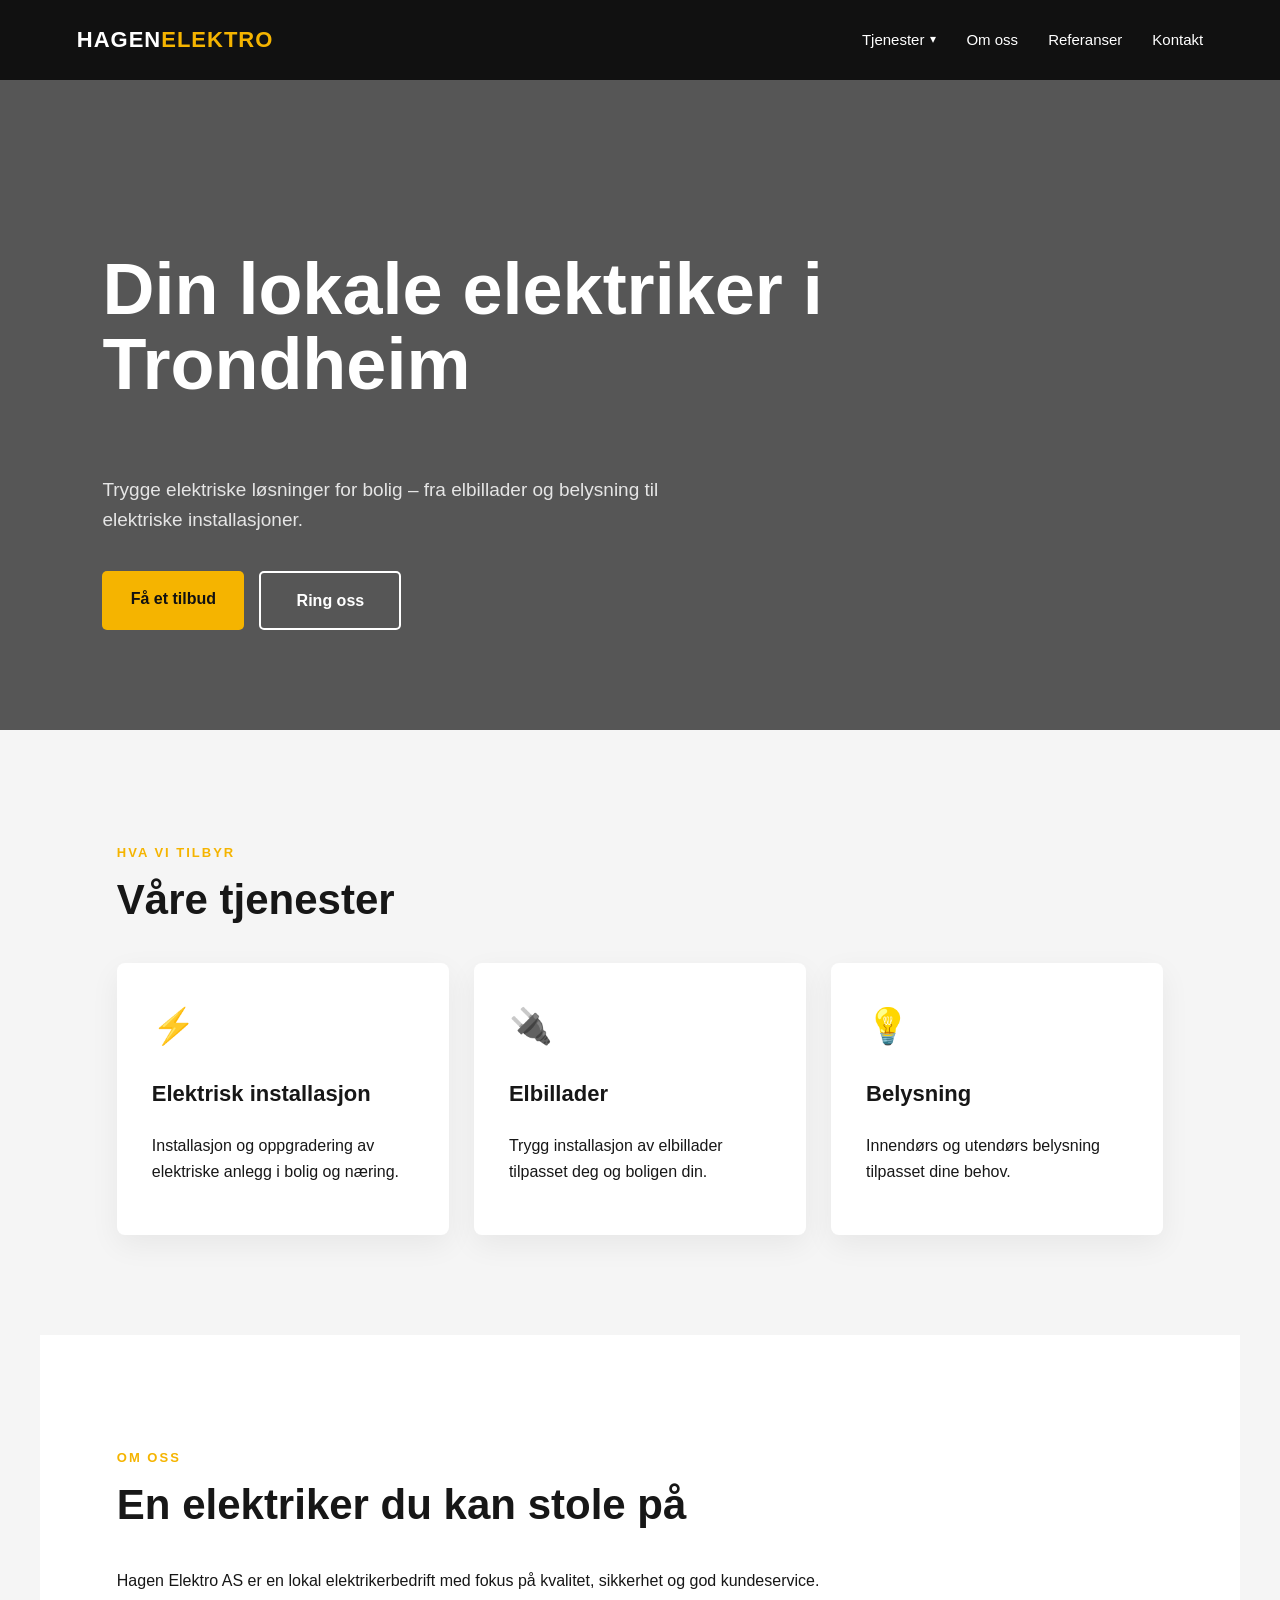
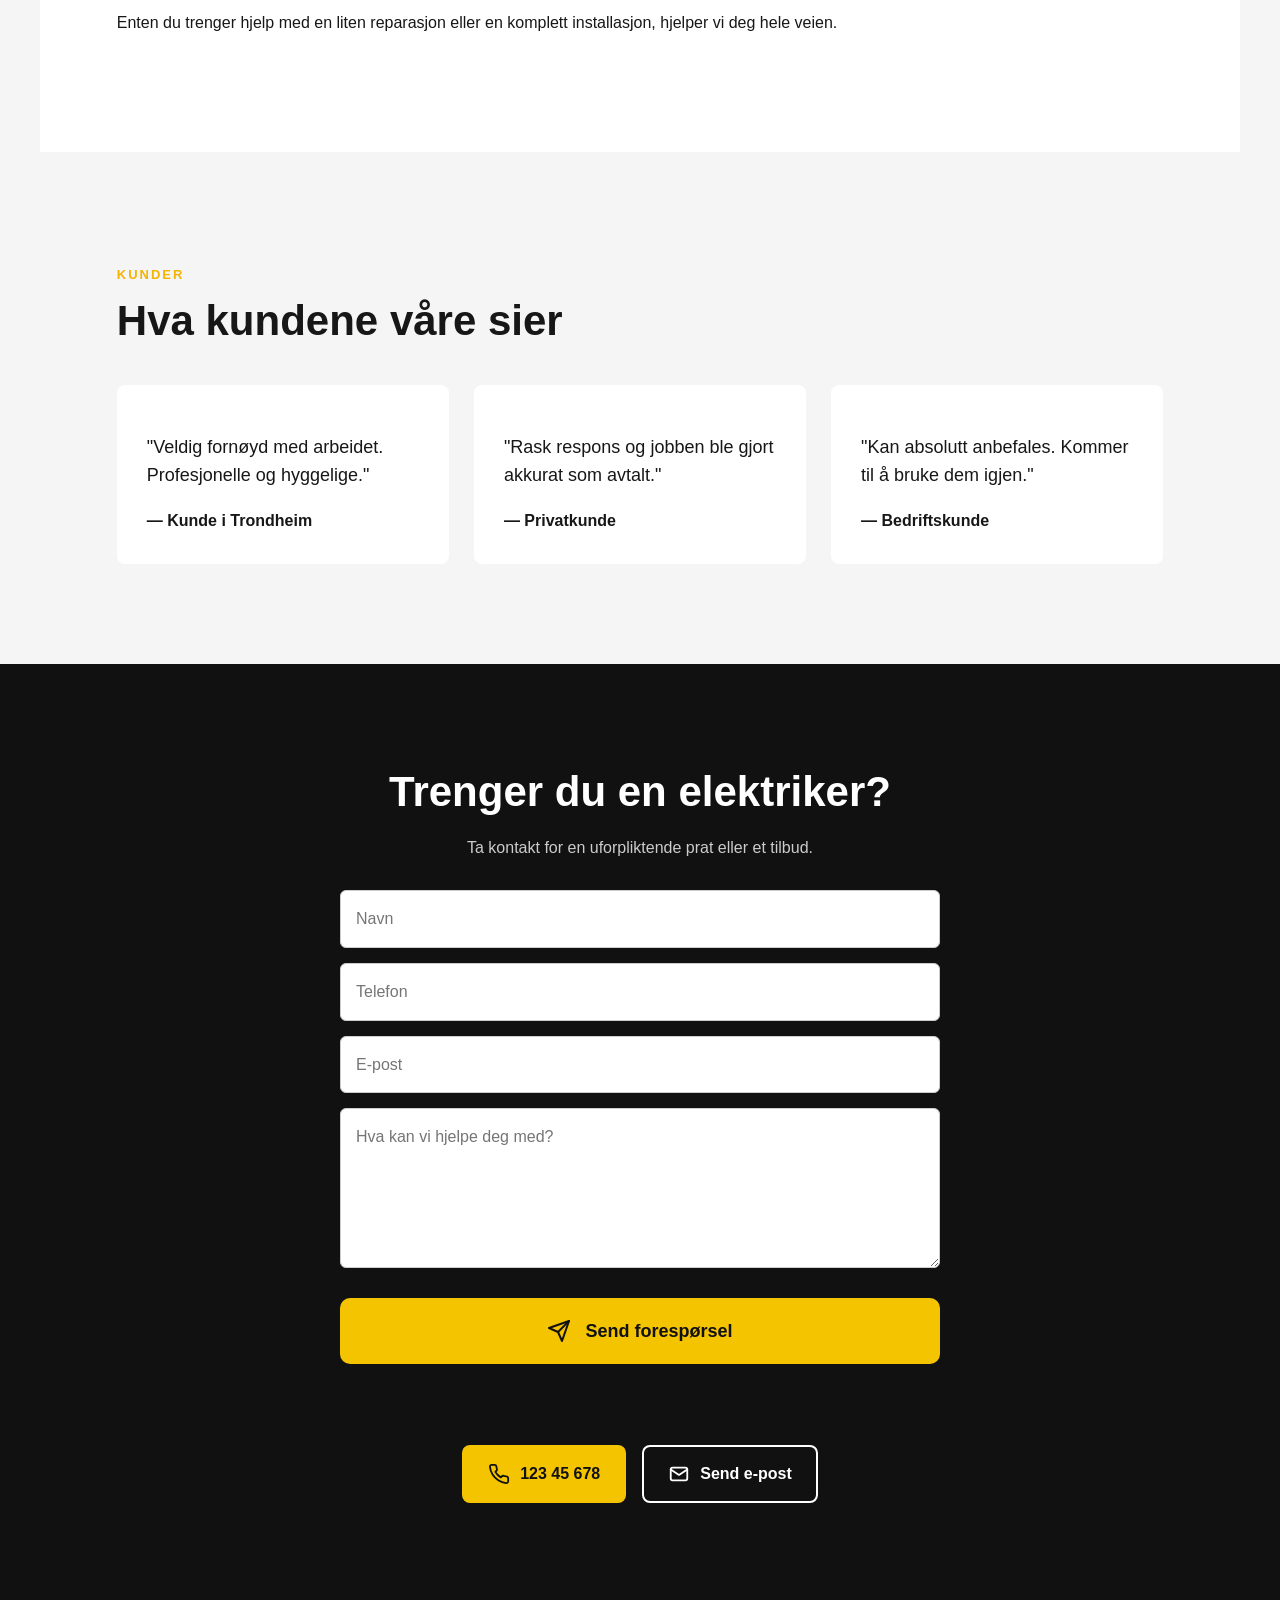
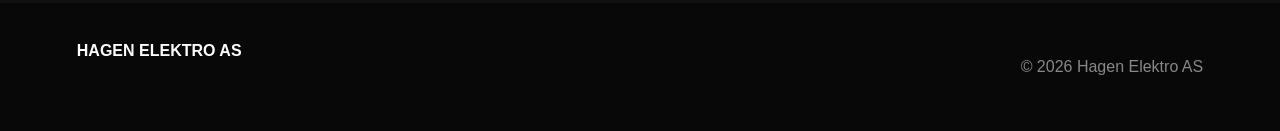
<file: index.html>
<!DOCTYPE html>
<html lang="no">

<head>
    <meta charset="UTF-8">
    <meta name="viewport" content="width=device-width, initial-scale=1.0">

    <script type="application/ld+json">
{
    "@context": "https://schema.org",
    "@type": "Electrician",
    "name": "Hagen Elektro AS",
    "url": "https://nettside-demo.no/",
    "description": "Elektrikertjenester for boliger i Trondheim.",
    "areaServed": {
        "@type": "City",
        "name": "Trondheim"
    }
}
</script>

    <title>Elektriker i Trondheim | Hagen Elektro AS</title>
    <meta name="description"
        content="Hagen Elektro tilbyr elektrikertjenester for boliger i Trondheim. Vi hjelper med elektrisk installasjon, elbillader og belysning.">

    <link rel="canonical" href="https://nettside-demo.no/">

    <meta property="og:type" content="website">

    <meta property="og:title" content="Elektriker i Trondheim | Hagen Elektro AS">

    <meta property="og:description"
        content="Hagen Elektro tilbyr elektrikertjenester for boliger i Trondheim. Vi hjelper med elektrisk installasjon, elbillader og belysning.">

    <meta property="og:url" content="https://nettside-demo.no/">

    <meta property="og:locale" content="nb_NO">

    <link rel="stylesheet" href="style.css?v=3">
</head>

<body>

    <!-- Navigasjon -->

    <header>

        <a href="#" class="logo">
            HAGEN<span>ELEKTRO</span>
        </a>

        <button class="menu-toggle" id="menuToggle" aria-label="Åpne meny">
            ☰
        </button>

        <nav id="mainNav">

            <div class="nav-dropdown">

                <button class="dropdown-toggle" type="button" aria-expanded="false">
                    Tjenester
                    <span class="dropdown-arrow">▾</span>
                </button>

                <div class="dropdown-menu">
                    <a href="/tjenester/elbillader/">Elbillader</a>
                    <a href="/#tjenester">Elektrisk installasjon</a>
                    <a href="/#tjenester">Belysning</a>
                </div>

            </div>

            <a href="/#om-oss">Om oss</a>
            <a href="/#referanser">Referanser</a>
            <a href="/#kontakt">Kontakt</a>

        </nav>

    </header>


    <main>

        <!-- Forside -->

        <section class="hero">

            <div class="hero-content">

                <!--<p class="hero-small">
                    ELEKTRISKE LØSNINGER FOR BOLIG
                </p>-->

                <h1>
                    <p>
                        Din lokale elektriker i Trondheim
                    </p>
                </h1>

                <p class="hero-text">
                    Trygge elektriske løsninger for bolig – fra elbillader
                    og belysning til elektriske installasjoner.
                </p>

                <div class="hero-buttons">

                    <a href="#kontakt" class="button">
                        Få et tilbud
                    </a>

                    <a href="tel:12345678" class="button button-outline">
                        Ring oss
                    </a>

                </div>

            </div>

        </section>


        <!-- Tjenester -->

        <section id="tjenester">

            <p class="section-small">
                HVA VI TILBYR
            </p>

            <h2>Våre tjenester</h2>

            <div class="services">

                <div class="service">
                    <div class="service-icon">⚡</div>

                    <h3>Elektrisk installasjon</h3>

                    <p>
                        Installasjon og oppgradering av
                        elektriske anlegg i bolig og næring.
                    </p>
                </div>


                <a href="/tjenester/elbillader/" class="service service-link">
                    <div class="service-icon">🔌</div>

                    <h3>Elbillader</h3>

                    <p>
                        Trygg installasjon av elbillader
                        tilpasset deg og boligen din.
                    </p>
                </a>


                <div class="service">
                    <div class="service-icon">💡</div>

                    <h3>Belysning</h3>

                    <p>
                        Innendørs og utendørs belysning
                        tilpasset dine behov.
                    </p>
                </div>

            </div>

        </section>


        <!-- Om oss -->

        <section id="om-oss" class="about">

            <div>

                <p class="section-small">
                    OM OSS
                </p>

                <h2>En elektriker du kan stole på</h2>

                <p>
                    Hagen Elektro AS er en lokal
                    elektrikerbedrift med fokus på kvalitet,
                    sikkerhet og god kundeservice.
                </p>

                <p>
                    Enten du trenger hjelp med en liten
                    reparasjon eller en komplett installasjon,
                    hjelper vi deg hele veien.
                </p>

            </div>

        </section>


        <!-- Referanser -->

        <section id="referanser">

            <p class="section-small">
                KUNDER
            </p>

            <h2>Hva kundene våre sier</h2>

            <div class="reviews">

                <div class="review">

                    <p>
                        "Veldig fornøyd med arbeidet.
                        Profesjonelle og hyggelige."
                    </p>

                    <strong>
                        — Kunde i Trondheim
                    </strong>

                </div>


                <div class="review">

                    <p>
                        "Rask respons og jobben ble
                        gjort akkurat som avtalt."
                    </p>

                    <strong>
                        — Privatkunde
                    </strong>

                </div>


                <div class="review">

                    <p>
                        "Kan absolutt anbefales.
                        Kommer til å bruke dem igjen."
                    </p>

                    <strong>
                        — Bedriftskunde
                    </strong>

                </div>

            </div>

        </section>


        <!-- Kontakt -->

        <section id="kontakt" class="contact">



            <h2>Trenger du en elektriker?</h2>

            <p>
                Ta kontakt for en uforpliktende prat
                eller et tilbud.
            </p>
            <form class="contact-form" id="contactForm">
                <input type="text" name="name" placeholder="Navn" required>

                <input type="tel" name="phone" placeholder="Telefon" required>

                <input type="email" name="email" placeholder="E-post">

                <textarea name="message" placeholder="Hva kan vi hjelpe deg med?" rows="5" required></textarea>

                <div class="cf-turnstile" data-sitekey="0x4AAAAAAEr8ZxZN5z3qeTb_">
                </div>

                <button type="submit" class="btn send-btn">
                    <svg class="send-icon" viewBox="0 0 24 24" aria-hidden="true">
                        <path d="M22 2 11 13"></path>
                        <path d="M22 2 15 22 11 13 2 9 22 2Z"></path>
                    </svg>

                    <span>Send forespørsel</span>
                </button>

                <p id="formStatus" class="form-status" aria-live="polite"></p>

            </form>

            <div id="formSuccess" class="form-success" hidden>
                <div class="success-check">✓</div>

                <h3>Takk for henvendelsen!</h3>

                <p>
                    Forespørselen din er sendt.<br>
                    Vi tar kontakt så snart som mulig.
                </p>
            </div>

            <div class="contact-buttons">

                <a href="tel:12345678" class="contact-btn phone-btn">
                    <svg class="contact-icon" viewBox="0 0 24 24" aria-hidden="true">
                        <path d="M22 16.92v3a2 2 0 0 1-2.18 2
                                 19.79 19.79 0 0 1-8.63-3.07
                                 19.5 19.5 0 0 1-6-6
                                 19.79 19.79 0 0 1-3.07-8.67
                                 A2 2 0 0 1 4.11 2h3
                                 a2 2 0 0 1 2 1.72
                                 c.12.9.33 1.78.62 2.63
                                 a2 2 0 0 1-.45 2.11L8 9.73
                                 a16 16 0 0 0 6 6l1.27-1.27
                                 a2 2 0 0 1 2.11-.45
                                 c.85.29 1.73.5 2.63.62
                                 A2 2 0 0 1 22 16.92z">
                        </path>
                    </svg>

                    <span>123 45 678</span>

                </a>

                <a href="mailto:post@hagenelektro.no" class="contact-btn email-btn">
                    <svg class="contact-icon" viewBox="0 0 24 24" xmlns="http://www.w3.org/2000/svg" aria-hidden="true">

                        <rect x="3" y="5" width="18" height="14" rx="2"></rect>
                        <path d="M3 7l9 6 9-6"></path>

                    </svg>


                    <span>Send e-post</span>
                </a>

            </div>

        </section>

    </main>


    <!-- Footer -->

    <footer>

        <strong>HAGEN ELEKTRO AS</strong>

        <p>
            © 2026 Hagen Elektro AS
        </p>

    </footer>

    <button id="topBtn" aria-label="Til toppen">↑</button>
    <script src="https://challenges.cloudflare.com/turnstile/v0/api.js" async defer>
    </script>
    <script src="script.js"></script>
</body>

</html>
</file>
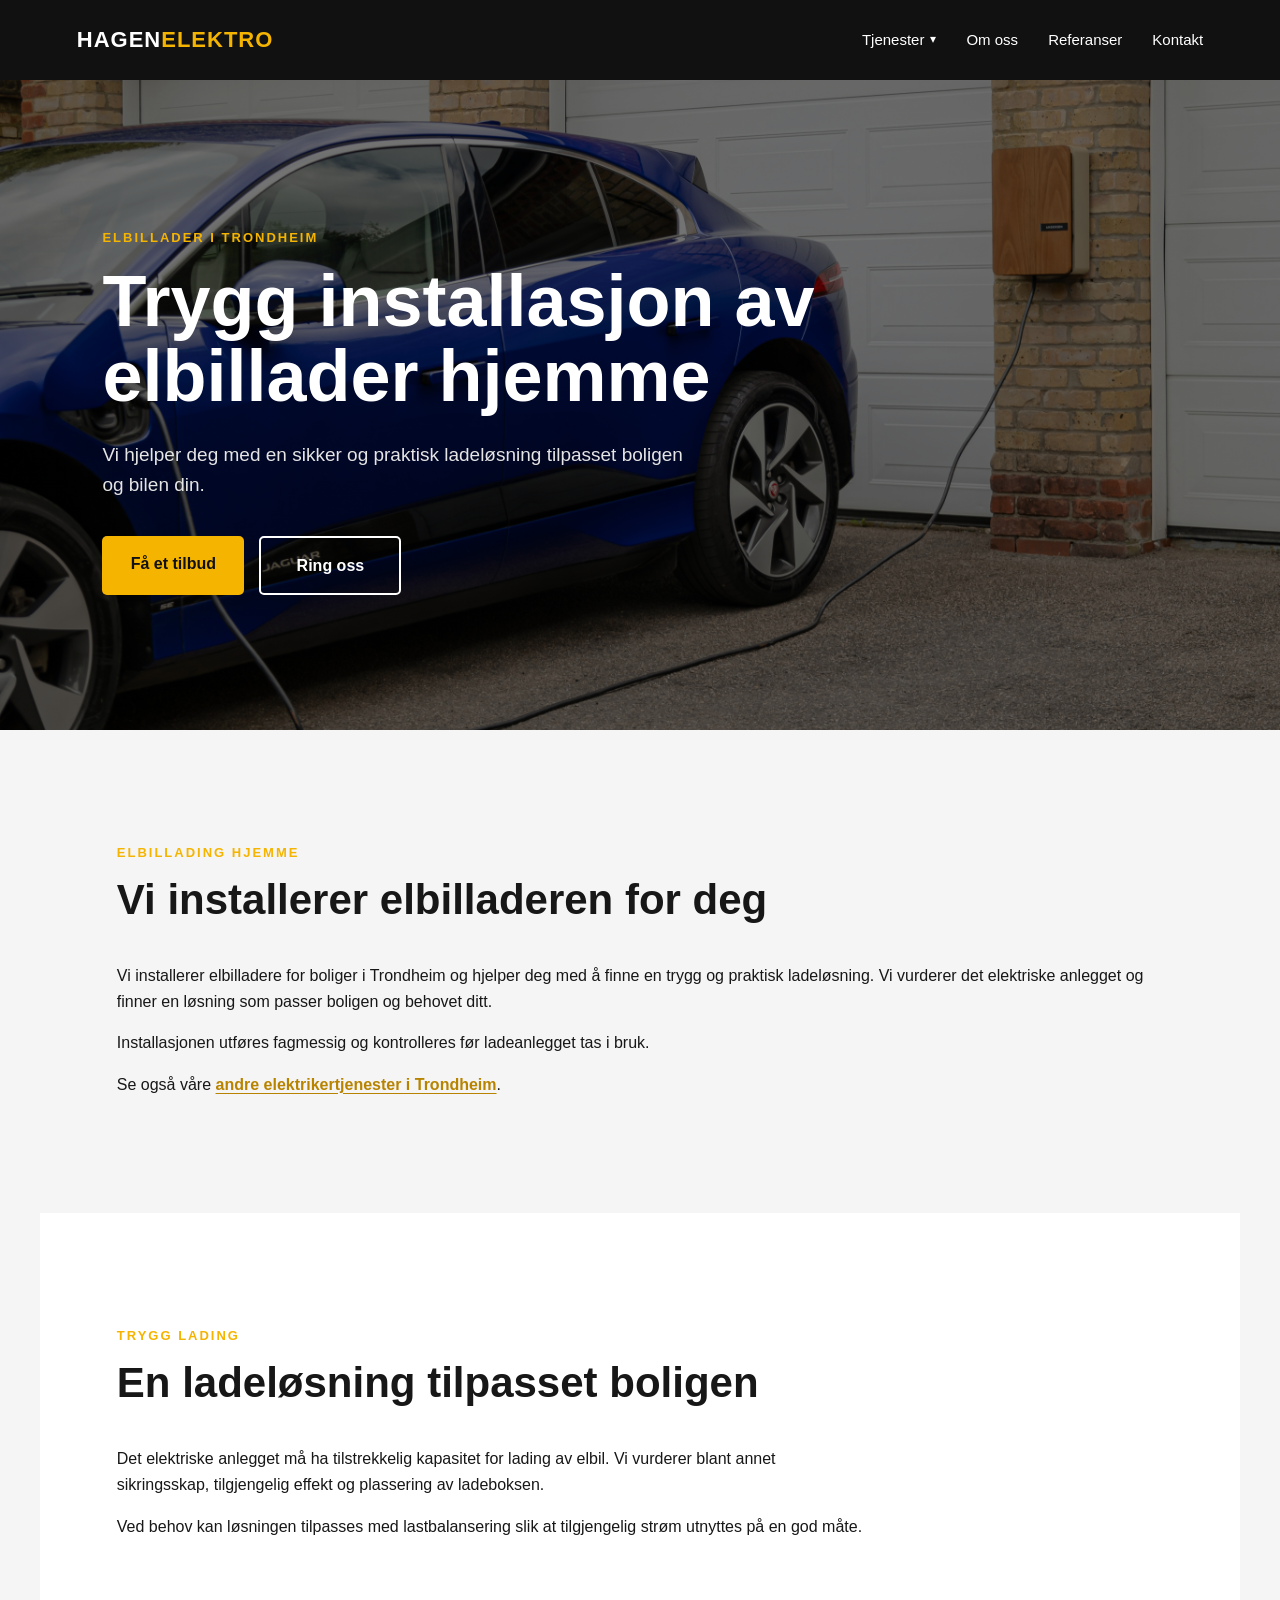
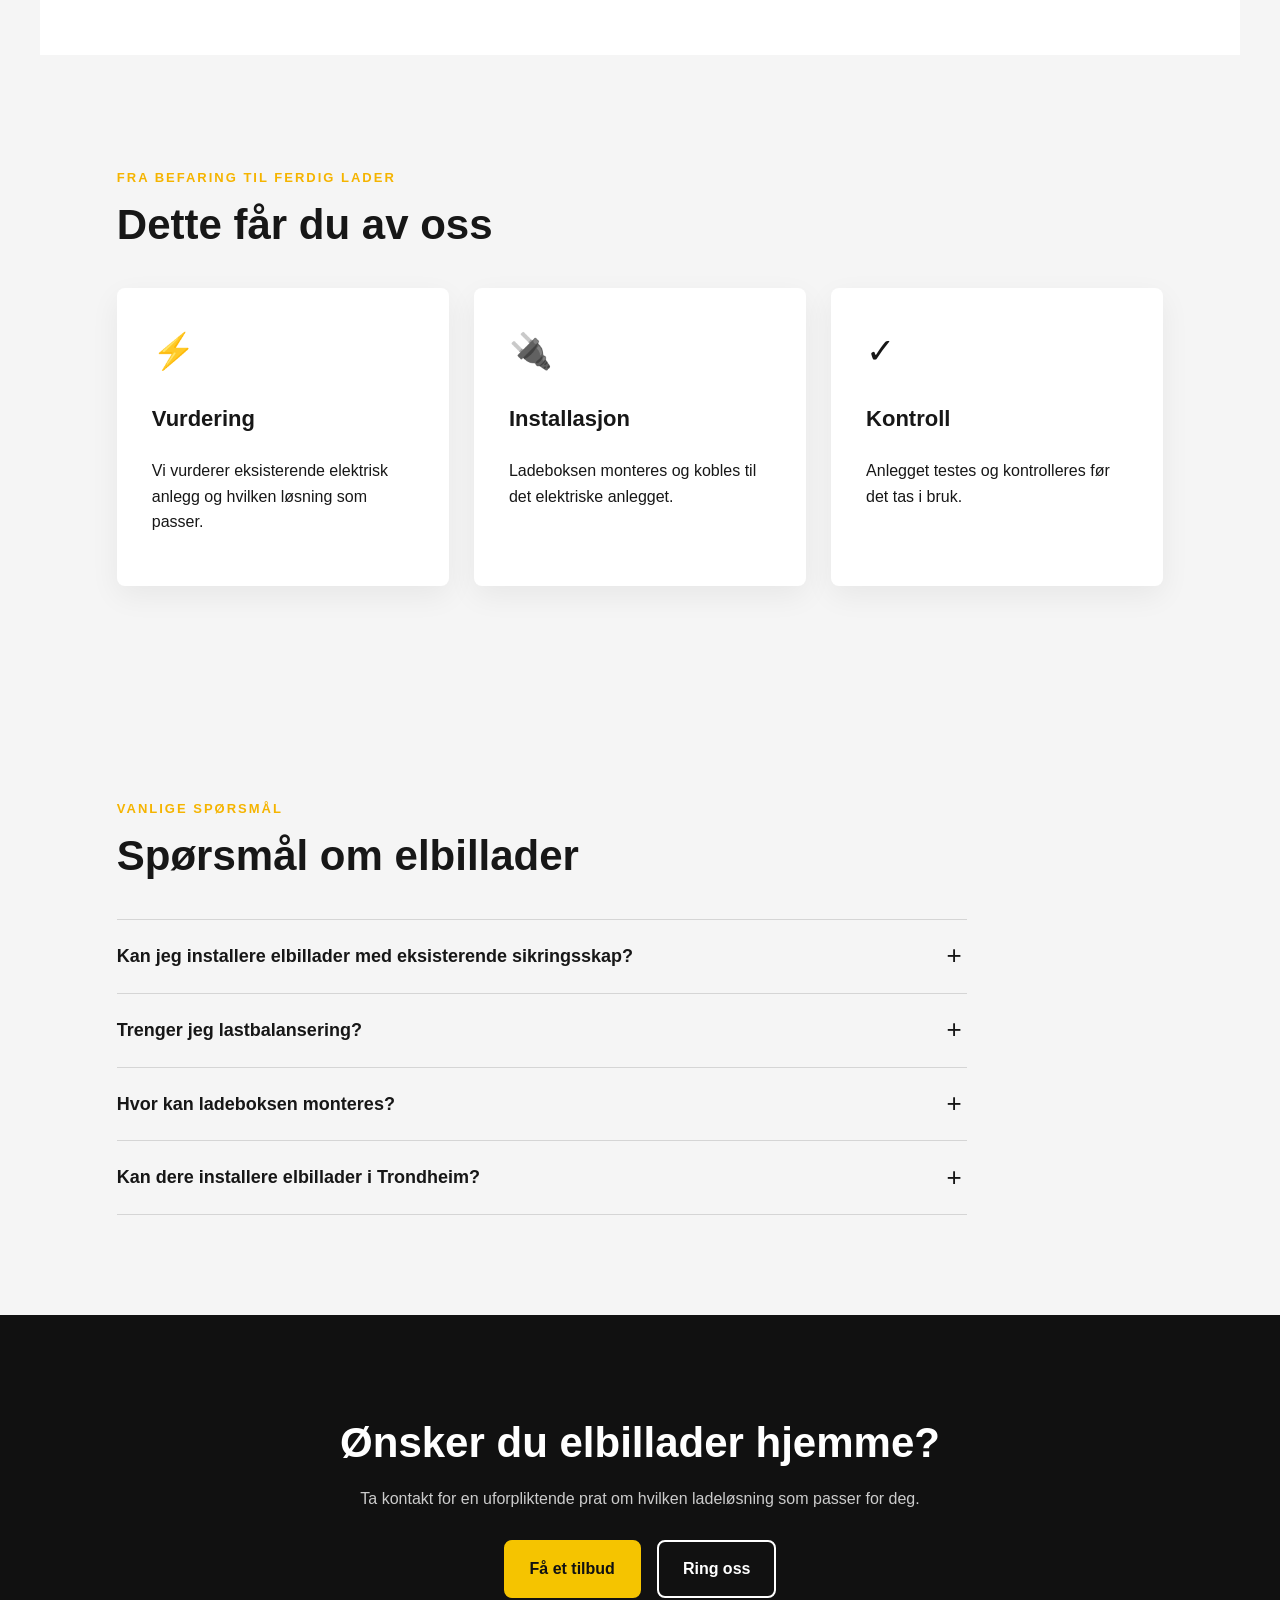
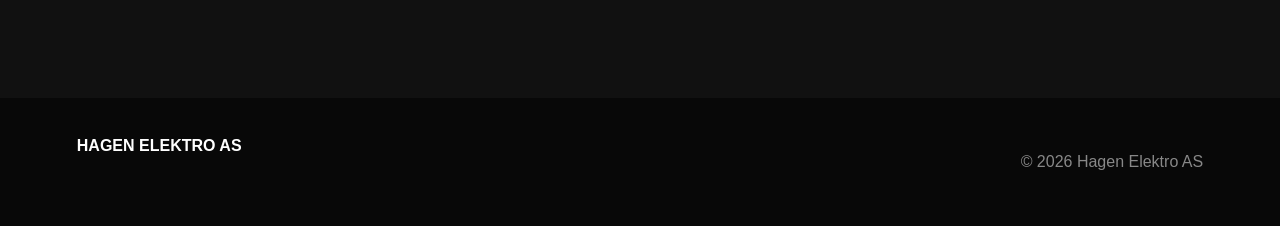
<file: tjenester/elbillader/index.html>
<!DOCTYPE html>
<html lang="no">

<head>
    <meta charset="UTF-8">
    <meta name="viewport" content="width=device-width, initial-scale=1.0">

    <title>Elbillader i Trondheim | Hagen Elektro AS</title>

    <meta name="description"
        content="Trenger du elbillader i Trondheim? Hagen Elektro hjelper med trygg og profesjonell installasjon av elbillader hjemme.">

    <link rel="canonical" href="https://nettside-demo.no/tjenester/elbillader/">

    <meta property="og:type" content="website">

    <meta property="og:title" content="Elbillader i Trondheim | Hagen Elektro AS">

    <meta property="og:description" content="Trygg og profesjonell installasjon av elbillader hjemme i Trondheim.">

    <meta property="og:url" content="https://nettside-demo.no/tjenester/elbillader/">

    <meta property="og:image" content="https://nettside-demo.no/images/elbillader.jpg">

    <meta property="og:locale" content="nb_NO">

    <link rel="stylesheet" href="../../style.css?v=3">
</head>

<body>

    <!-- Navigasjon -->

    <header>

        <a href="/" class="logo">
            HAGEN<span>ELEKTRO</span>
        </a>

        <button class="menu-toggle" id="menuToggle" aria-label="Åpne meny">
            ☰
        </button>

        <nav id="mainNav">

            <div class="nav-dropdown">

                <button class="dropdown-toggle" type="button" aria-expanded="false">
                    Tjenester
                    <span class="dropdown-arrow">▾</span>
                </button>

                <div class="dropdown-menu">
                    <a href="/tjenester/elbillader/">Elbillader</a>
                    <a href="/#tjenester">Elektrisk installasjon</a>
                    <a href="/#tjenester">Belysning</a>
                </div>

            </div>

            <a href="/#om-oss">Om oss</a>
            <a href="/#referanser">Referanser</a>
            <a href="/#kontakt">Kontakt</a>

        </nav>

    </header>


    <main>

        <!-- Hero -->

        <section class="hero hero-elbillader">

            <div class="hero-content">

                <p class="hero-small">
                    ELBILLADER I TRONDHEIM
                </p>

                <h1>
                    Trygg installasjon av elbillader hjemme
                </h1>

                <p class="hero-text">
                    Vi hjelper deg med en sikker og praktisk
                    ladeløsning tilpasset boligen og bilen din.
                </p>

                <div class="hero-buttons">

                    <a href="/#kontakt" class="button">
                        Få et tilbud
                    </a>

                    <a href="tel:12345678" class="button button-outline">
                        Ring oss
                    </a>

                </div>

            </div>

        </section>


        <!-- Om tjenesten -->

        <section>

            <p class="section-small">
                ELBILLADING HJEMME
            </p>

            <h2>Vi installerer elbilladeren for deg</h2>

            <p>
                Vi installerer elbilladere for boliger i Trondheim
                og hjelper deg med å finne en trygg og praktisk
                ladeløsning. Vi vurderer det elektriske anlegget
                og finner en løsning som passer boligen og behovet ditt.
            </p>

            <p>
                Installasjonen utføres fagmessig og kontrolleres
                før ladeanlegget tas i bruk.
            </p>

            <p>
                Se også våre
                <a href="/#tjenester" class="text-link">andre elektrikertjenester i Trondheim</a>.
            </p>

        </section>


        <!-- Fordeler -->

        <section class="about">

            <div>

                <p class="section-small">
                    TRYGG LADING
                </p>

                <h2>En ladeløsning tilpasset boligen</h2>

                <p>
                    Det elektriske anlegget må ha tilstrekkelig
                    kapasitet for lading av elbil. Vi vurderer blant
                    annet sikringsskap, tilgjengelig effekt og
                    plassering av ladeboksen.
                </p>

                <p>
                    Ved behov kan løsningen tilpasses med
                    lastbalansering slik at tilgjengelig strøm
                    utnyttes på en god måte.
                </p>

            </div>

        </section>


        <!-- Dette får du -->

        <section>

            <p class="section-small">
                FRA BEFARING TIL FERDIG LADER
            </p>

            <h2>Dette får du av oss</h2>

            <div class="services">

                <div class="service">
                    <div class="service-icon">⚡</div>

                    <h3>Vurdering</h3>

                    <p>
                        Vi vurderer eksisterende elektrisk
                        anlegg og hvilken løsning som passer.
                    </p>
                </div>


                <div class="service">
                    <div class="service-icon">🔌</div>

                    <h3>Installasjon</h3>

                    <p>
                        Ladeboksen monteres og kobles til
                        det elektriske anlegget.
                    </p>
                </div>


                <div class="service">
                    <div class="service-icon">✓</div>

                    <h3>Kontroll</h3>

                    <p>
                        Anlegget testes og kontrolleres
                        før det tas i bruk.
                    </p>
                </div>

            </div>

        </section>

        <!-- Vanlige spørsmål -->

        <section class="faq">

            <p class="section-small">
                VANLIGE SPØRSMÅL
            </p>

            <h2>Spørsmål om elbillader</h2>

            <div class="faq-list">

                <details class="faq-item">
                    <summary>Kan jeg installere elbillader med eksisterende sikringsskap?</summary>

                    <p>
                        Det avhenger av kapasiteten i det elektriske anlegget.
                        Vi vurderer sikringsskapet og tilgjengelig kapasitet
                        før vi anbefaler en løsning.
                    </p>
                </details>


                <details class="faq-item">
                    <summary>Trenger jeg lastbalansering?</summary>

                    <p>
                        Lastbalansering kan være aktuelt dersom boligen har
                        begrenset tilgjengelig effekt. Løsningen kan tilpasse
                        ladingen etter hvor mye strøm boligen ellers bruker.
                    </p>
                </details>


                <details class="faq-item">
                    <summary>Hvor kan ladeboksen monteres?</summary>

                    <p>
                        Ladeboksen kan vanligvis monteres på en egnet vegg
                        eller annen plassering i nærheten av parkeringsplassen.
                        Vi vurderer plassering og kabelføring før installasjonen.
                    </p>
                </details>


                <details class="faq-item">
                    <summary>Kan dere installere elbillader i Trondheim?</summary>

                    <p>
                        Ja. Hagen Elektro tilbyr installasjon av elbillader
                        for boliger i Trondheim.
                    </p>
                </details>

            </div>

        </section>
        <!-- Kontakt -->

        <section class="contact">

            <h2>Ønsker du elbillader hjemme?</h2>

            <p>
                Ta kontakt for en uforpliktende prat
                om hvilken ladeløsning som passer for deg.
            </p>

            <div class="contact-buttons">

                <a href="/#kontakt" class="contact-btn phone-btn">
                    <span>Få et tilbud</span>
                </a>

                <a href="tel:12345678" class="contact-btn email-btn">
                    <span>Ring oss</span>
                </a>

            </div>

        </section>

    </main>


    <!-- Footer -->

    <footer>

        <strong>HAGEN ELEKTRO AS</strong>

        <p>
            © 2026 Hagen Elektro AS
        </p>

    </footer>


    <button id="topBtn" aria-label="Til toppen">↑</button>

    <script src="../../script.js"></script>

</body>

</html>
</file>
<file: style.css>
* {
    box-sizing: border-box;
}

html {
    scroll-behavior: smooth;
}

body {
    margin: 0;
    font-family: Arial, sans-serif;
    background: #f5f5f5;
    color: #171717;
    line-height: 1.6;
}


/* -------------------------
   NAVIGASJON
------------------------- */

header {
    height: 80px;
    padding: 0 6%;
    background: #111;
    color: white;

    display: flex;
    align-items: center;
    justify-content: space-between;
}

.logo {
    color: white;
    text-decoration: none;
    font-size: 22px;
    font-weight: 800;
    letter-spacing: 1px;
}

.logo span {
    color: #f5b400;
}

nav {
    display: flex;
    gap: 30px;
}

nav a {
    color: white;
    text-decoration: none;
    font-size: 15px;
}

nav a:hover {
    color: #f5b400;
}


.menu-toggle {
    display: none;
    background: none;
    border: none;
    color: white;
    font-size: 30px;
    cursor: pointer;
    position: relative;
    z-index: 1001;
}

/* -------------------------
   DROPDOWN-MENY
------------------------- */

.nav-dropdown {
    position: relative;
}

.dropdown-toggle {
    padding: 0;
    background: none;
    border: none;
    color: white;
    font: inherit;
    font-size: 15px;
    cursor: pointer;

    display: flex;
    align-items: center;
    gap: 6px;
}

.dropdown-toggle:hover,
.dropdown-toggle:focus-visible {
    color: #f5b400;
}

.dropdown-arrow {
    font-size: 12px;
    transition: transform 0.2s;
}

.dropdown-menu {
    position: absolute;
    top: calc(100% + 12px);
    left: 0;

    min-width: 220px;
    padding: 8px 0;

    background: #1a1a1a;
    border-radius: 6px;

    box-shadow: 0 10px 30px rgba(0, 0, 0, 0.25);

    opacity: 0;
    visibility: hidden;
    transform: translateY(-5px);

    transition: 0.2s;

    z-index: 1000;
}

.dropdown-menu a {
    display: block;
    padding: 12px 18px;
    white-space: nowrap;
}

.dropdown-menu a:hover {
    background: #252525;
    color: #f5b400;
}


/* Åpen dropdown */

.nav-dropdown.open .dropdown-menu {
    opacity: 1;
    visibility: visible;
    transform: translateY(0);
}

.nav-dropdown.open .dropdown-arrow {
    transform: rotate(180deg);
}


/* Desktop: åpne også med mus */

@media (min-width: 751px) {

    .nav-dropdown:hover .dropdown-menu,
    .nav-dropdown:focus-within .dropdown-menu {
        opacity: 1;
        visibility: visible;
        transform: translateY(0);
    }

    .nav-dropdown:hover .dropdown-arrow,
    .nav-dropdown:focus-within .dropdown-arrow {
        transform: rotate(180deg);
    }

}


/* -------------------------
   HERO
------------------------- */

.hero {
    min-height: 650px;

    display: flex;
    align-items: center;

    padding: 80px 8%;

    background:
        linear-gradient(
            rgba(0, 0, 0, 0.65),
            rgba(0, 0, 0, 0.65)
        ),
        url("https://images.unsplash.com/photo-1621905252507-b35492cc74b4?auto=format&fit=crop&w=2000&q=80");

    background-size: cover;
    background-position: center;

    color: white;
}

.hero-content {
    max-width: 750px;
}

.hero-small,
.section-small {
    color: #f5b400;
    font-weight: bold;
    letter-spacing: 2px;
    font-size: 13px;
}

.hero h1 {
    font-size: clamp(42px, 6vw, 72px);
    line-height: 1.05;
    margin: 15px 0 25px;
}

.hero-text {
    max-width: 600px;
    font-size: 19px;
    color: #e5e5e5;
}

.hero-buttons {
    display: flex;
    gap: 15px;
    margin-top: 35px;
}


/* -------------------------
   KNAPPER
------------------------- */

.button {
    display: inline-block;

    width: 142px;
    padding: 15px 0;
    box-sizing: border-box;
    text-align: center;

    background: #f5b400;
    color: #111;

    text-decoration: none;

    font-weight: bold;

    border-radius: 5px;

    transition: 0.2s;
}

.button:hover {
    transform: translateY(-2px);
}

.button-outline {
    background: transparent;
    color: white;
    border: 2px solid white;
}


/* -------------------------
   SEKSJONER
------------------------- */

section:not(.hero):not(.contact) {
    max-width: 1200px;
    margin: auto;
    padding: 100px 6%;
}

section h2 {
    font-size: 42px;
    line-height: 1.1;
    margin-top: 5px;
    margin-bottom: 40px;
}


/* -------------------------
   TJENESTER
------------------------- */

.services {
    display: grid;
    grid-template-columns: repeat(3, 1fr);
    gap: 25px;
}

.service {
    background: white;
    padding: 35px;
    border-radius: 8px;

    box-shadow: 0 10px 30px rgba(0, 0, 0, 0.06);

    transition: 0.2s;
}

.service-link {
    display: block;
    color: inherit;
    text-decoration: none;
    cursor: pointer;
}

.service:hover {
    transform: translateY(-5px);
}

.service-icon {
    font-size: 35px;
}

.service h3 {
    font-size: 22px;
}


/* -------------------------
   OM OSS
------------------------- */

.about {
    background: white;
}

.about > div {
    max-width: 750px;
}


/* -------------------------
   REFERANSER
------------------------- */

.reviews {
    display: grid;
    grid-template-columns: repeat(3, 1fr);
    gap: 25px;
}

.review {
    background: white;
    padding: 30px;
    border-radius: 8px;
}

.review p {
    font-size: 18px;
}


/* -------------------------
   KONTAKT
------------------------- */

.contact {
    max-width: none !important;

    text-align: center;

    padding: 100px 20px;

    background: #111;

    color: white;
}

.contact h2 {
    margin-bottom: 20px;
}

.contact p {
    color: #ccc;
}

.contact-buttons {
    margin-top: 30px;

    display: flex;
    justify-content: center;
    gap: 15px;
}


/* -------------------------
   FOOTER
------------------------- */

footer {
    padding: 35px 6%;

    background: #080808;

    color: white;

    display: flex;
    justify-content: space-between;
}

footer p {
    color: #888;
}


#topBtn {
  position: fixed;
  bottom: 25px;
  right: 25px;
  width: 50px;
  height: 50px;
  border: none;
  border-radius: 50%;
  background: #f5c400;
  color: #111;
  font-size: 24px;
  font-weight: bold;
  cursor: pointer;

  opacity: 0;
  visibility: hidden;
  transform: translateY(10px);
  transition: 0.3s;
}

#topBtn.show {
  opacity: 1;
  visibility: visible;
  transform: translateY(0);
}

#topBtn:hover {
  transform: translateY(-3px);
}

/* -------------------------
   FAQ
------------------------- */

.faq-list {
    max-width: 850px;
}

.faq-item {
    border-bottom: 1px solid #d5d5d5;
}

.faq-item:first-child {
    border-top: 1px solid #d5d5d5;
}

.faq-item summary {
    padding: 22px 40px 22px 0;
    font-size: 18px;
    font-weight: 700;
    cursor: pointer;
    position: relative;
    list-style: none;
}

.faq-item summary::-webkit-details-marker {
    display: none;
}

.faq-item summary::after {
    content: "+";
    position: absolute;
    right: 5px;
    top: 50%;
    transform: translateY(-50%);
    font-size: 26px;
    font-weight: 400;
}

.faq-item[open] summary::after {
    content: "−";
}

.faq-item p {
    max-width: 750px;
    margin: 0;
    padding: 0 40px 22px 0;
}

/* -------------------------
   MOBIL
------------------------- */

@media (max-width: 750px) {

    /* Header og navigasjon */

    header {
        height: 80px;
        padding: 0 25px;
        flex-direction: row;
        align-items: center;
        justify-content: space-between;
        position: relative;
    }

    .logo {
        font-size: 20px;
    }

    .menu-toggle {
        display: block;
    }

    nav {
        display: none;
        position: absolute;
        top: 80px;
        left: 0;
        width: 100%;
        padding: 20px 25px 25px;
        background: #111;
        flex-direction: column;
        align-items: stretch;
        gap: 0;
        z-index: 1000;
    }

    nav.open {
        display: flex;
    }

    nav > a {
        padding: 14px 0;
    }

    /* Dropdown */

    .nav-dropdown {
        width: 100%;
    }

    .dropdown-toggle {
        width: 100%;
        padding: 14px 0;
        justify-content: space-between;
        font-size: 15px;
        text-align: left;
    }

    .dropdown-menu {
        position: static;
        width: 100%;
        min-width: 0;
        margin: 0;
        padding: 0;
        background: #1a1a1a;
        border-radius: 6px;
        box-shadow: none;
        opacity: 1;
        visibility: visible;
        transform: none;
        display: none;
    }

    .nav-dropdown.open .dropdown-menu {
        display: block;
    }

    .dropdown-menu a {
        padding: 13px 18px;
    }

    /* Hero */

    .hero {
        min-height: 600px;
        padding: 60px 25px;
    }

    .hero-buttons {
        flex-direction: column;
        align-items: flex-start;
    }

    /* Innhold */

    section:not(.hero):not(.contact) {
        padding: 70px 25px;
    }

    section h2 {
        font-size: 34px;
    }

    .services,
    .reviews {
        grid-template-columns: 1fr;
    }

    /* Litt strammere kort på mobil */

    .service {
        padding: 30px;
    }

    /* Kontakt */

    .contact-buttons {
        flex-direction: row;
        align-items: center;
        gap: 10px;
    }

    .contact-btn {
        width: auto;
        min-height: 52px;
        padding: 12px 16px;
        font-size: 14px;
    }

    .contact-icon {
        width: 19px;
        height: 19px;
    }

    /* Footer */

    footer {
        flex-direction: column;
        gap: 10px;
    }

    /* Til toppen */

    #topBtn {
        width: 44px;
        height: 44px;
        right: 18px;
        bottom: 18px;
        font-size: 20px;
    }
}

.contact-form {
  max-width: 600px;
  margin: 30px auto 0;
  display: flex;
  flex-direction: column;
  gap: 15px;
}

.contact-form input,
.contact-form textarea {
  width: 100%;
  padding: 15px;
  border: 1px solid #ccc;
  border-radius: 6px;
  font: inherit;
}

.contact-form textarea {
  resize: vertical;
}

.contact-form input:focus,
.contact-form textarea:focus {
  outline: 2px solid #f5c400;
  border-color: transparent;
}


.contact-form .send-btn {
  width: 100%;
  min-height: 66px;
  padding: 18px 28px;

  background: #f5c400;
  color: #111;

  border: none;
  border-radius: 10px;

  font-size: 18px;
  font-weight: 700;

  cursor: pointer;

  display: flex;
  align-items: center;
  justify-content: center;
  gap: 14px;

  transition: transform 0.2s ease,
              background 0.2s ease;
}

.contact-form .send-icon {
  width: 24px;
  height: 24px;

  fill: none;
  stroke: currentColor;
  stroke-width: 2;
  stroke-linecap: round;
  stroke-linejoin: round;
}

.contact-form .send-btn:hover {
  background: #ffd21a;
  transform: translateY(-2px);
}

.contact-form .send-btn:active {
  transform: translateY(0);
}


.contact-buttons {
  display: flex;
  justify-content: center;
  align-items: center;
  gap: 16px;
  margin-top: 28px;
}

.contact-btn {
  min-height: 58px;
  padding: 14px 24px;

  display: inline-flex;
  align-items: center;
  justify-content: center;
  gap: 10px;

  border-radius: 8px;

  font-size: 16px;
  font-weight: 700;
  text-decoration: none;

  transition: transform 0.2s ease,
              background 0.2s ease,
              color 0.2s ease;
}

.phone-btn {
  background: #f5c400;
  color: #111;
  border: 2px solid #f5c400;
}

.email-btn {
  background: transparent;
  color: white;
  border: 2px solid white;
}

.contact-icon {
  width: 22px;
  height: 22px;

  fill: none;
  stroke: currentColor;
  stroke-width: 2;
  stroke-linecap: round;
  stroke-linejoin: round;
}

.contact-btn:hover {
  transform: translateY(-2px);
}

.phone-btn:hover {
  background: #ffd21a;
  border-color: #ffd21a;
}

.email-btn:hover {
  background: white;
  color: #111;
}

.form-status {
    min-height: 24px;
    margin: 14px 0 0;
    text-align: center;
    font-weight: 600;
}

.form-status.sending {
    color: #ddd;
}

.form-status.success {
    color: #7ed957;
}

.form-status.error {
    color: #ff6b6b;
}


/* -------------------------
   TAKKEMELDING KONTAKTSKJEMA
------------------------- */

.form-success {
    max-width: 600px;
    margin: 30px auto;
    padding: 35px 25px;

    text-align: center;

    background: #1a1a1a;
    border: 1px solid #333;
    border-radius: 10px;
}

.form-success[hidden] {
    display: none;
}

.success-check {
    width: 55px;
    height: 55px;
    margin: 0 auto 18px;

    display: flex;
    align-items: center;
    justify-content: center;

    background: #f5c400;
    color: #111;

    border-radius: 50%;

    font-size: 30px;
    font-weight: bold;
}

.form-success h3 {
    margin: 0 0 12px;
    color: white;
    font-size: 24px;
}

.form-success p {
    margin: 0;
    color: #ddd;
    line-height: 1.6;
}

.contact-form[hidden] {
    display: none;
}

/* Eget hero-bilde for elbillader-siden */

.hero-elbillader {
    background-image:
        linear-gradient(rgba(0, 0, 0, 0.55), rgba(0, 0, 0, 0.55)),
        url("images/elbillader.jpg");

    background-size: cover;
    background-position: center;
}

/* -------------------------
   TEKSTLENKER
------------------------- */

.text-link {
    color: #b88400;
    font-weight: 700;
    text-decoration: underline;
    text-underline-offset: 3px;
}

.text-link:hover {
    color: #111;
}
</file>
